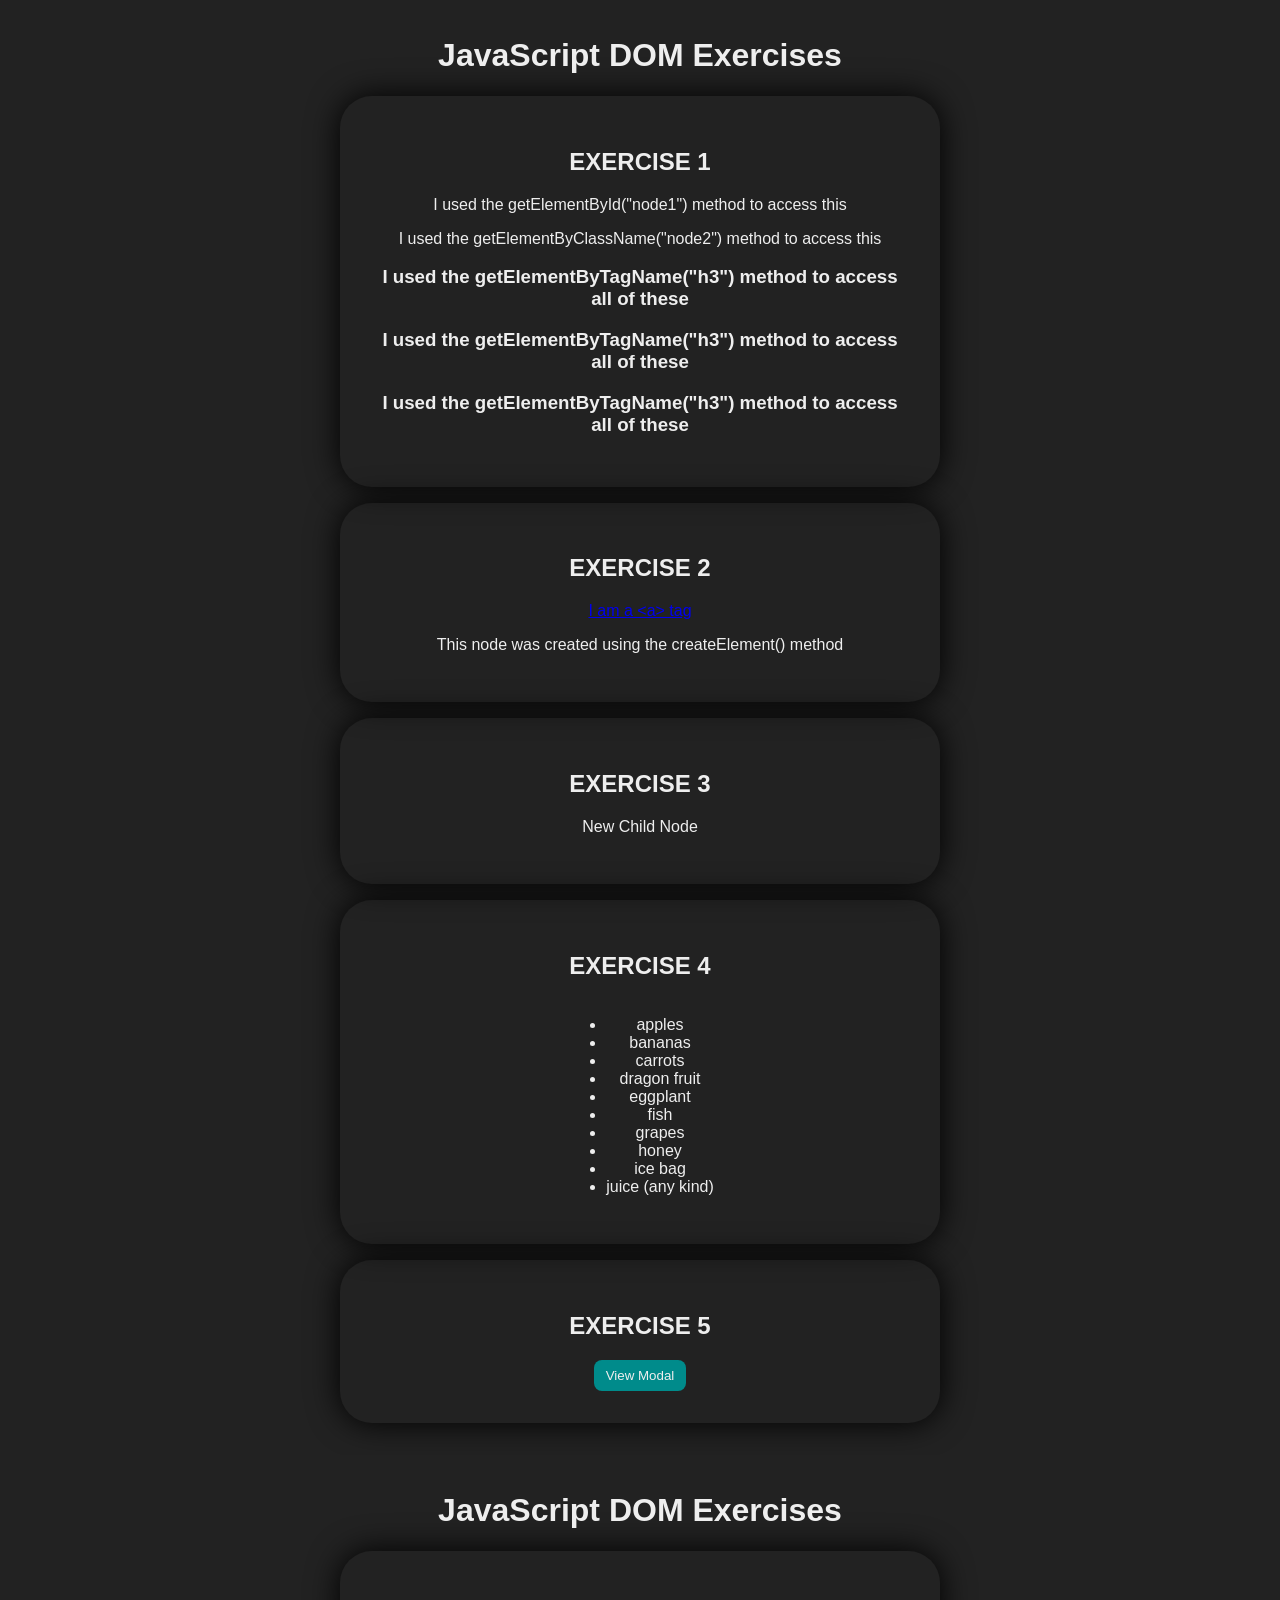
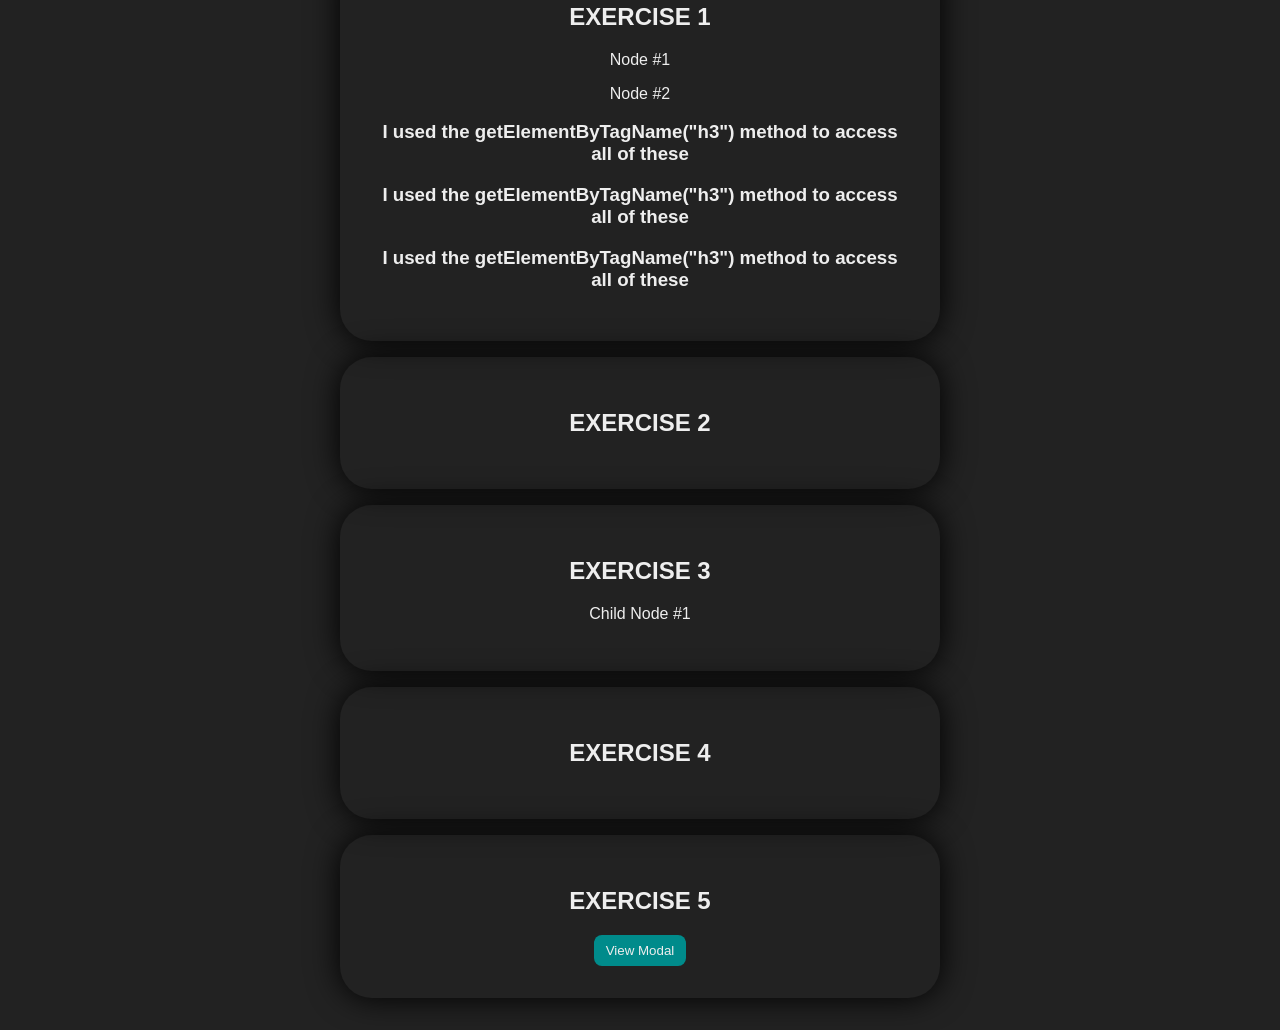
<file: index.html>
<!DOCTYPE html>
<html lang="en">
  <head>
    <meta charset="UTF-8" />
    <meta name="viewport" content="width=device-width, initial-scale=1.0" />
    <title>DOM Exercises</title>
    <link rel="stylesheet" href="styles.css" />
    <script src="main.js" defer></script>
  </head>

  <body>
    <main class="root">
      <h1>JavaScript DOM Exercises</h1>

      <!-- EXERCISE 1 -->
      <div class="exercise-container exercise1">
        <h2>EXERCISE 1</h2>

        <p id="node1">Node #1</p>
        <p class="node2">Node #2</p>

        <h3>Node #3</h3>
        <h3>Node #4</h3>
        <h3>Node #5</h3>
      </div>

      <!-- EXERCISE 2 -->
      <div class="exercise-container exercise2">
        <h2>EXERCISE 2</h2>
        <div id="parent"></div>
      </div>

      <!-- EXERCISE 3 -->
      <div id="exercise-container3" class="exercise-container">
        <h2>EXERCISE 3</h2>
        <p id="N1">Child Node #1</p>
      </div>

      <!-- EXERCISE 4 -->
      <div class="exercise-container exercise4">
        <h2>EXERCISE 4</h2>
        <div id="container"></div>
      </div>

      <!-- EXERCISE 5 -->
      <div class="exercise-container exercise5">
        <h2>EXERCISE 5</h2>
        <button id="btn">View Modal</button>
      </div>
    </main>
  </body>
</html><!DOCTYPE html>
<html lang="en">
  <head>
    <meta charset="UTF-8" />
    <meta name="viewport" content="width=device-width, initial-scale=1.0" />
    <title>DOM Exercises</title>
    <link rel="stylesheet" href="styles.css" />
    <script src="main.js" defer></script>
  </head>

  <body>
    <main class="root">
      <h1>JavaScript DOM Exercises</h1>

      <!-- EXERCISE 1 -->
      <div class="exercise-container exercise1">
        <h2>EXERCISE 1</h2>

        <p id="node1">Node #1</p>
        <p class="node2">Node #2</p>

        <h3>Node #3</h3>
        <h3>Node #4</h3>
        <h3>Node #5</h3>
      </div>

      <!-- EXERCISE 2 -->
      <div class="exercise-container exercise2">
        <h2>EXERCISE 2</h2>
        <div id="parent"></div>
      </div>

      <!-- EXERCISE 3 -->
      <div id="exercise-container3" class="exercise-container">
        <h2>EXERCISE 3</h2>
        <p id="N1">Child Node #1</p>
      </div>

      <!-- EXERCISE 4 -->
      <div class="exercise-container exercise4">
        <h2>EXERCISE 4</h2>
        <div id="container"></div>
      </div>

      <!-- EXERCISE 5 -->
      <div class="exercise-container exercise5">
        <h2>EXERCISE 5</h2>
        <button id="btn">View Modal</button>
      </div>
    </main>
  </body>
</html>
</file>
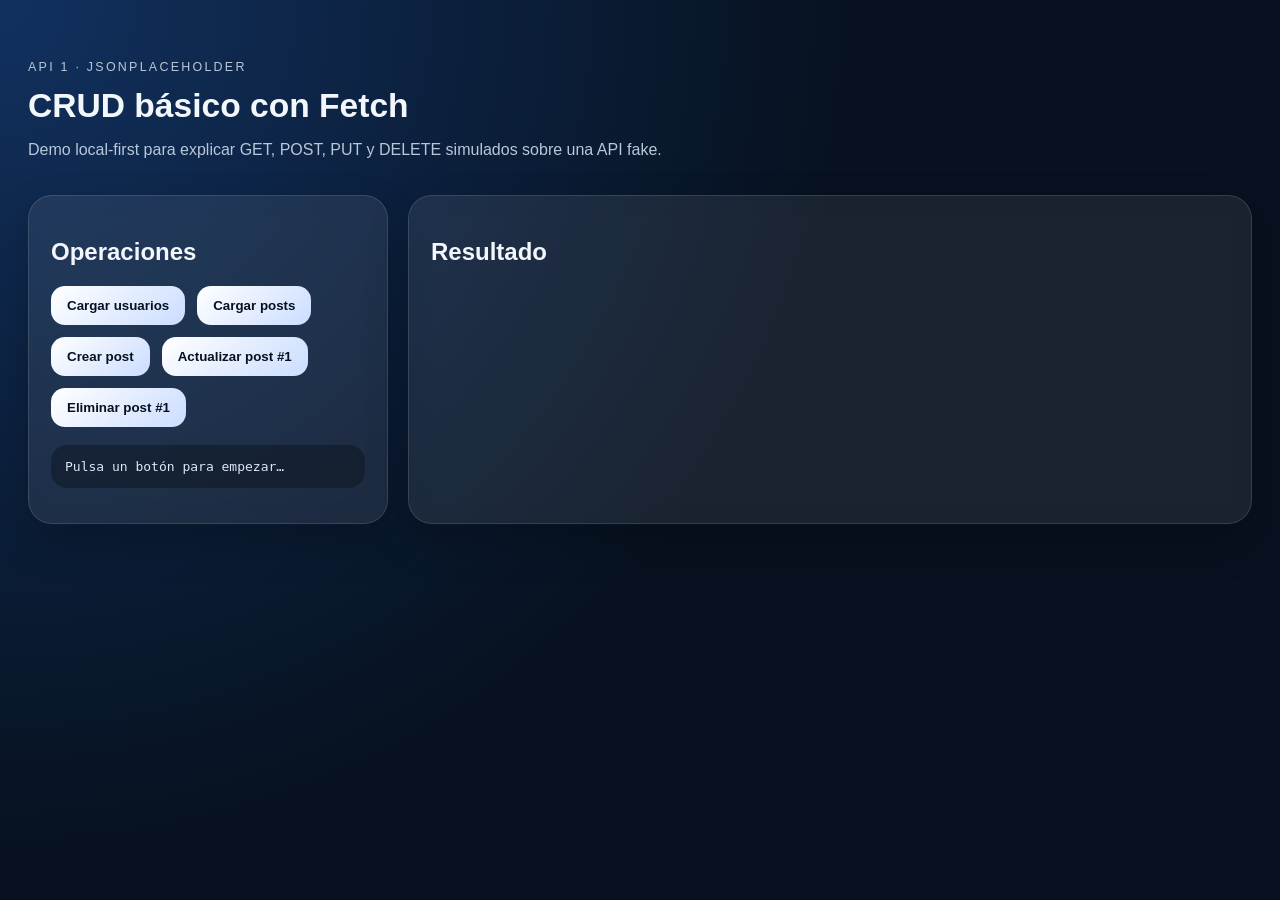
<file: 01-jsonplaceholder/index.html>
<!DOCTYPE html>
<html lang="es">
<head>
  <meta charset="UTF-8" />
  <meta name="viewport" content="width=device-width, initial-scale=1.0" />
  <title>JSONPlaceholder · CRUD básico</title>
  <link rel="stylesheet" href="styles.css" />
</head>
<body>
  <header class="hero">
    <div>
      <p class="eyebrow">API 1 · JSONPlaceholder</p>
      <h1>CRUD básico con Fetch</h1>
      <p>Demo local-first para explicar GET, POST, PUT y DELETE simulados sobre una API fake.</p>
    </div>
  </header>

  <main class="grid">
    <section class="card controls">
      <h2>Operaciones</h2>
      <div class="buttons">
        <button data-action="users">Cargar usuarios</button>
        <button data-action="posts">Cargar posts</button>
        <button data-action="create">Crear post</button>
        <button data-action="update">Actualizar post #1</button>
        <button data-action="delete">Eliminar post #1</button>
      </div>
      <pre id="status" class="status">Pulsa un botón para empezar…</pre>
    </section>

    <section class="card">
      <h2>Resultado</h2>
      <div id="results" class="results"></div>
    </section>
  </main>
  <script src="app.js"></script>
</body>
</html>
</file>
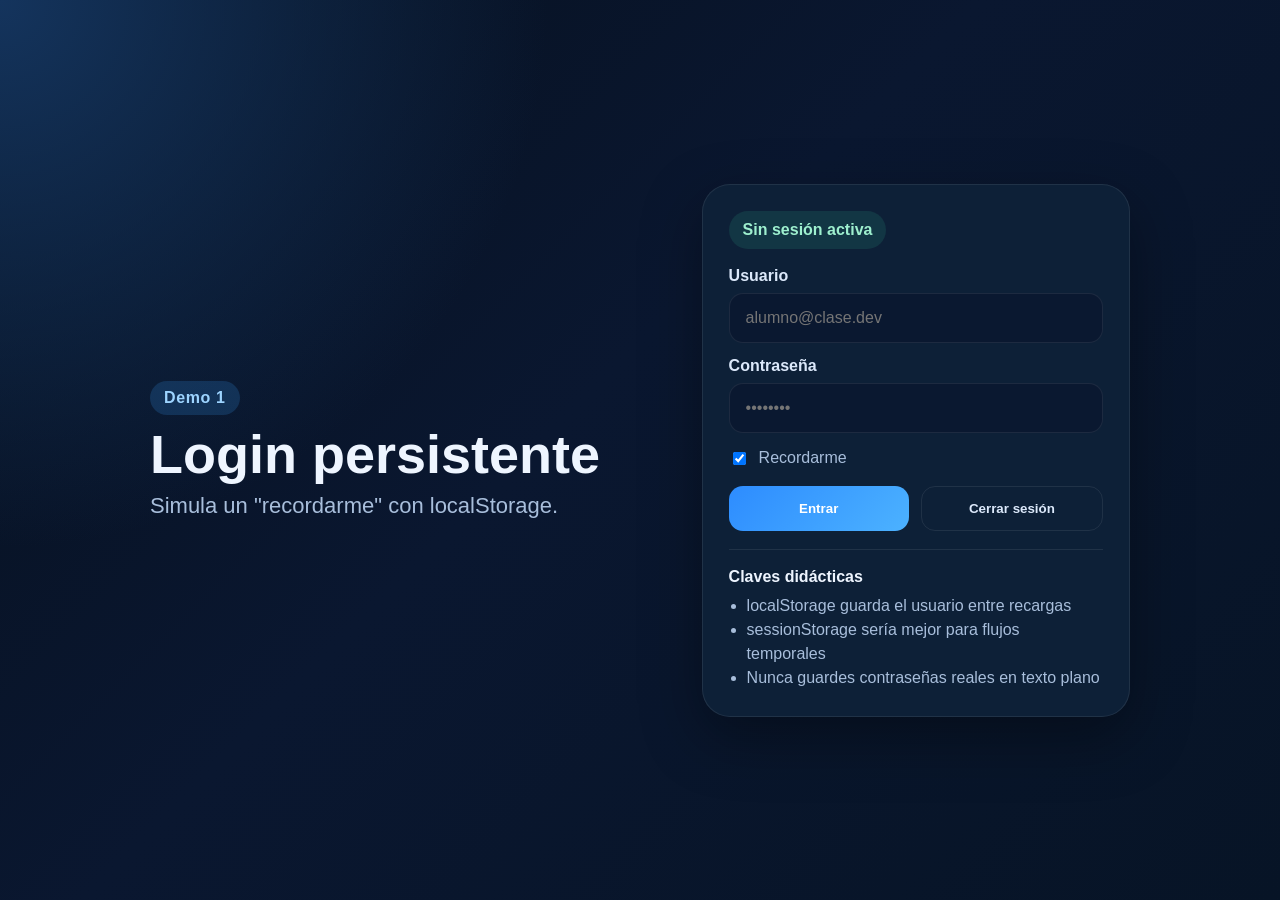
<file: 01-login-persistente/index.html>
<!DOCTYPE html>
<html lang="es">
<head>
  <meta charset="UTF-8" />
  <meta name="viewport" content="width=device-width, initial-scale=1.0" />
  <title>Login persistente</title>
  <link rel="stylesheet" href="style.css" />
</head>
<body>
  <div class="shell">
    <div class="brand">
      <span class="badge">Demo 1</span>
      <h1>Login persistente</h1>
      <p>Simula un "recordarme" con localStorage.</p>
    </div>

    <div class="card">
      <div class="status" id="status">Sin sesión activa</div>
      <form id="loginForm">
        <label>Usuario</label>
        <input id="user" type="text" placeholder="alumno@clase.dev" />
        <label>Contraseña</label>
        <input id="password" type="password" placeholder="••••••••" />
        <label class="row remember"><input id="remember" type="checkbox" checked />Recordarme</label>
        <div class="actions">
          <button type="submit">Entrar</button>
          <button type="button" class="ghost" id="logoutBtn">Cerrar sesión</button>
        </div>
      </form>
      <div class="tip">
        <strong>Claves didácticas</strong>
        <ul>
          <li>localStorage guarda el usuario entre recargas</li>
          <li>sessionStorage sería mejor para flujos temporales</li>
          <li>Nunca guardes contraseñas reales en texto plano</li>
        </ul>
      </div>
    </div>
  </div>
  <script src="app.js"></script>
</body>
</html>
</file>
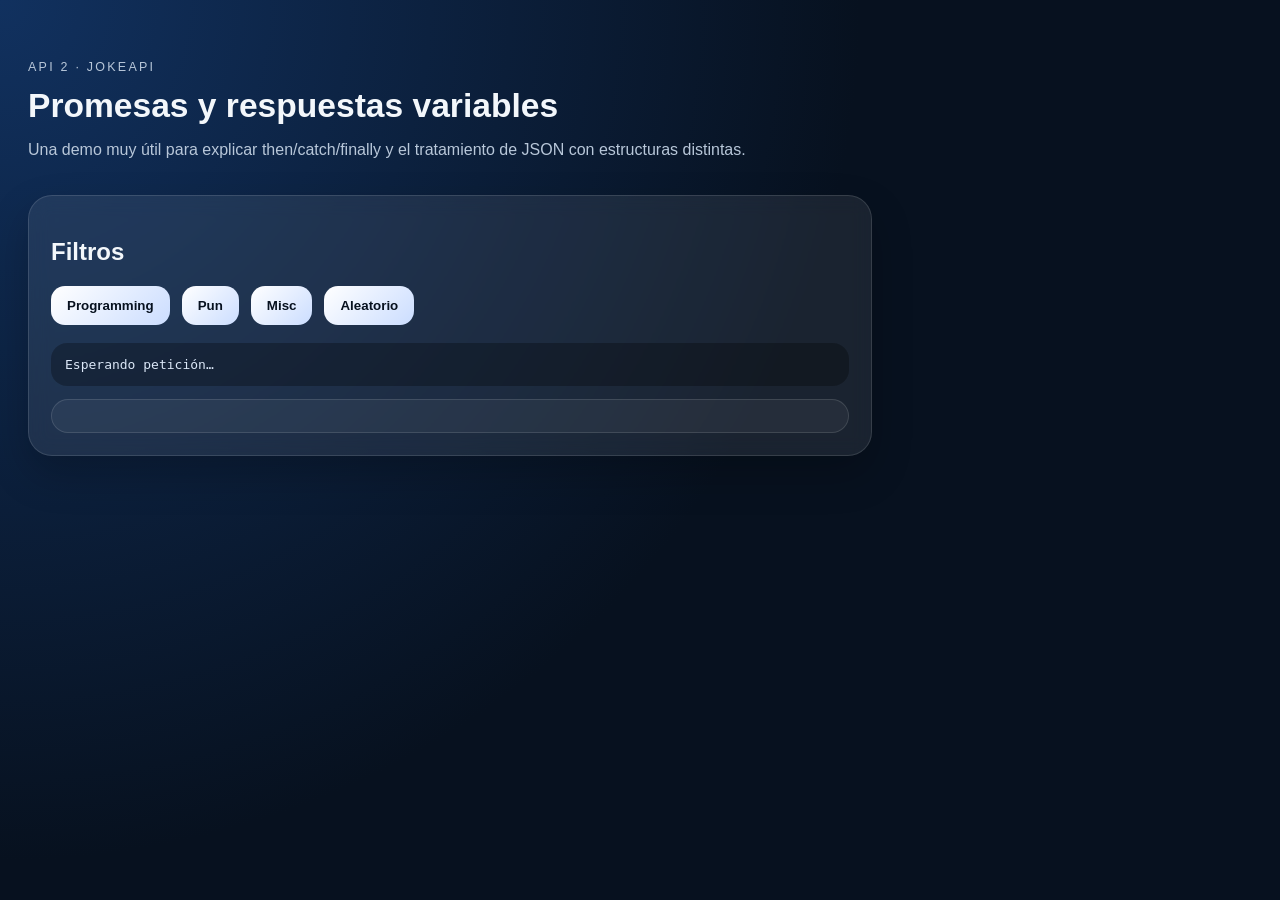
<file: 02-jokeapi/index.html>
<!DOCTYPE html>
<html lang="es">
<head>
  <meta charset="UTF-8" />
  <meta name="viewport" content="width=device-width, initial-scale=1.0" />
  <title>JokeAPI · Promesas</title>
  <link rel="stylesheet" href="styles.css" />
</head>
<body>
  <header class="hero"><div><p class="eyebrow">API 2 · JokeAPI</p><h1>Promesas y respuestas variables</h1><p>Una demo muy útil para explicar then/catch/finally y el tratamiento de JSON con estructuras distintas.</p></div></header>
  <main class="grid single">
    <section class="card controls">
      <h2>Filtros</h2>
      <div class="buttons">
        <button data-category="Programming">Programming</button>
        <button data-category="Pun">Pun</button>
        <button data-category="Misc">Misc</button>
        <button data-category="Any">Aleatorio</button>
      </div>
      <pre id="status" class="status">Esperando petición…</pre>
      <article id="joke" class="joke-box"></article>
    </section>
  </main>
  <script src="app.js"></script>
</body>
</html>
</file>
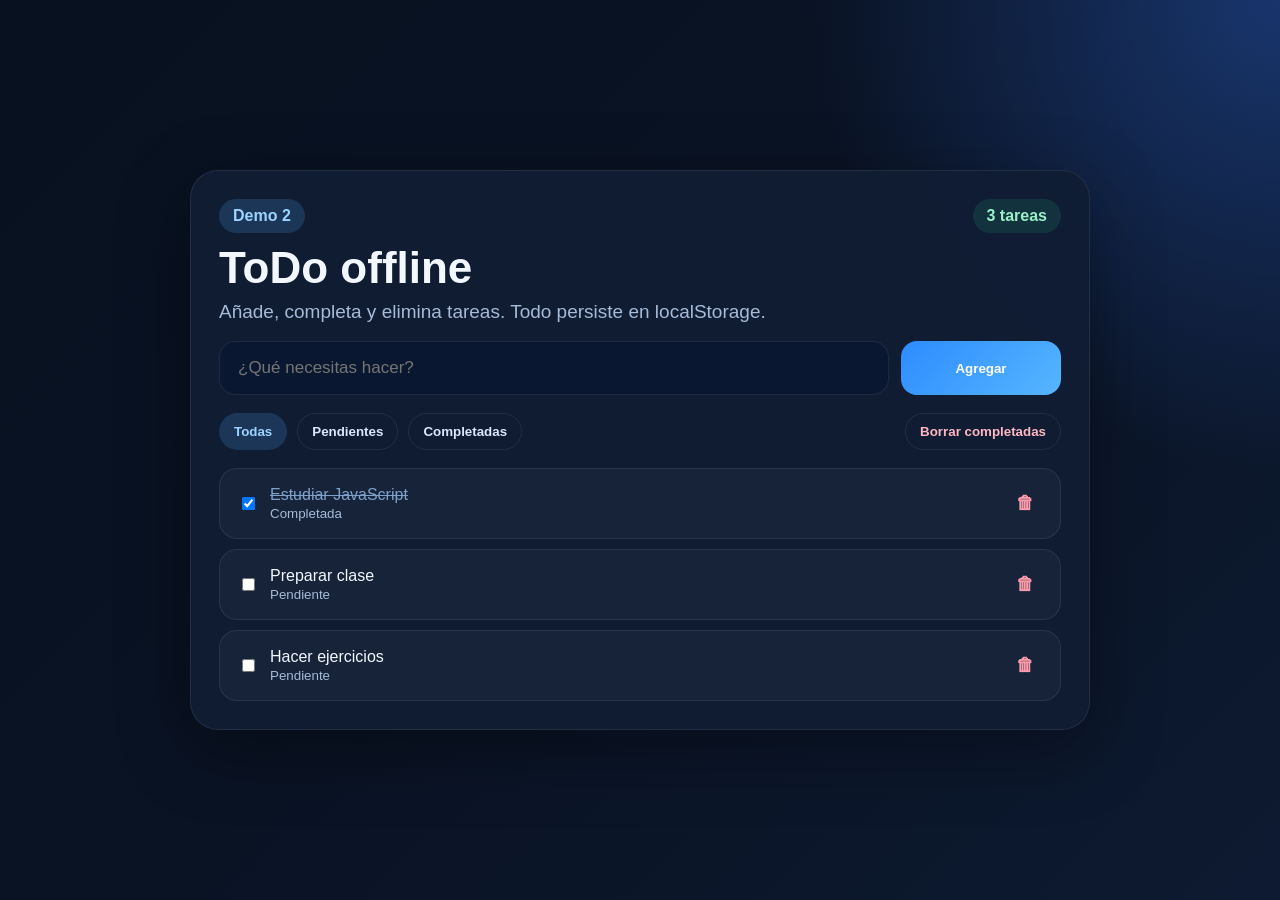
<file: 02-todo-offline/index.html>
<!DOCTYPE html>
<html lang="es">
<head>
  <meta charset="UTF-8" />
  <meta name="viewport" content="width=device-width, initial-scale=1.0" />
  <title>ToDo offline</title>
  <link rel="stylesheet" href="style.css" />
</head>
<body>
  <main class="app">
    <header>
      <div>
        <span class="badge">Demo 2</span>
        <h1>ToDo offline</h1>
        <p>Añade, completa y elimina tareas. Todo persiste en localStorage.</p>
      </div>
      <div class="pill" id="count">0 tareas</div>
    </header>

    <section class="composer">
      <input id="taskInput" type="text" placeholder="¿Qué necesitas hacer?" />
      <button id="addBtn">Agregar</button>
    </section>

    <section class="filters">
      <button class="filter active" data-filter="all">Todas</button>
      <button class="filter" data-filter="pending">Pendientes</button>
      <button class="filter" data-filter="done">Completadas</button>
      <button class="danger" id="clearBtn">Borrar completadas</button>
    </section>

    <ul id="list"></ul>
  </main>
  <script src="app.js"></script>
</body>
</html>
</file>
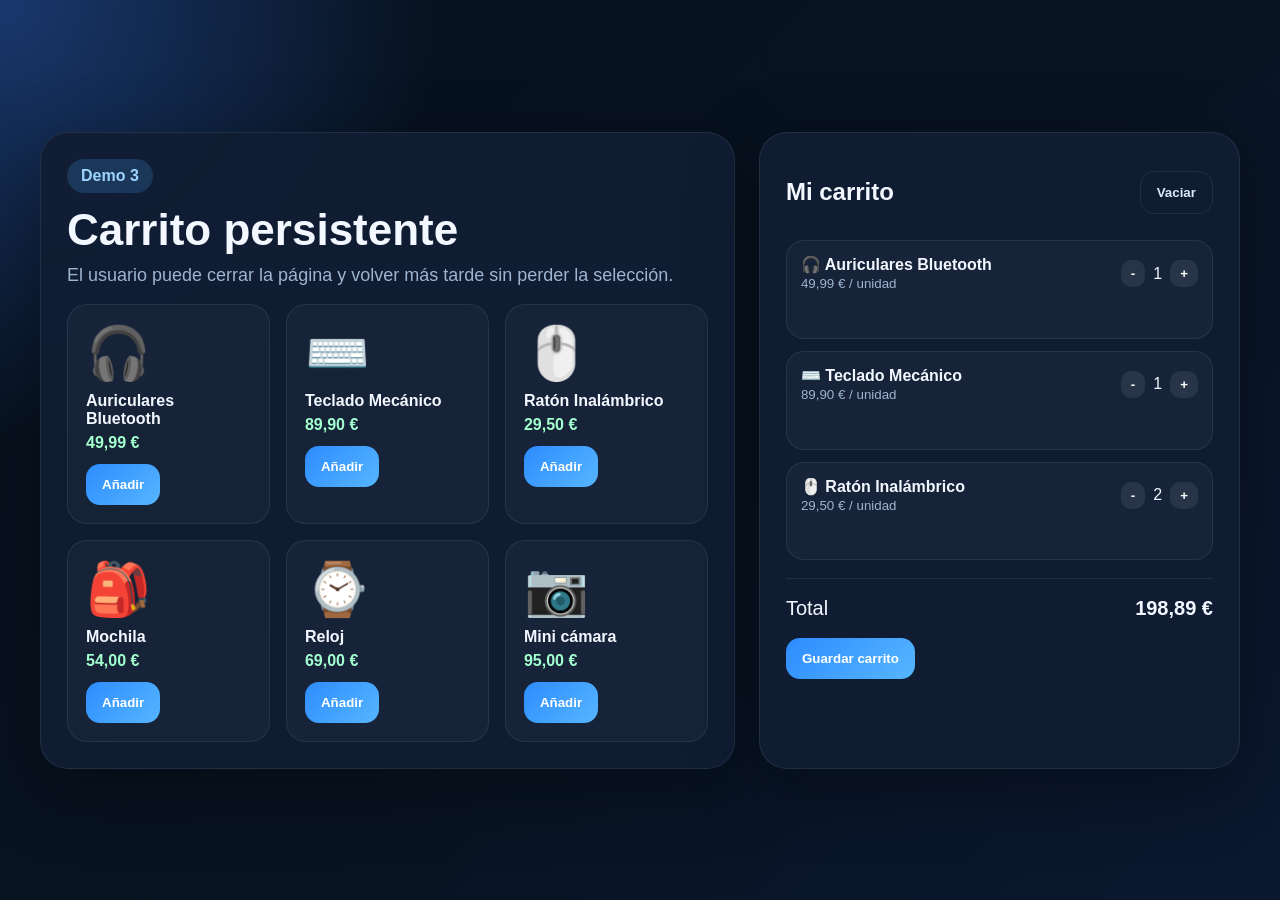
<file: 03-carrito-offline/index.html>
<!DOCTYPE html>
<html lang="es">
<head>
  <meta charset="UTF-8" />
  <meta name="viewport" content="width=device-width, initial-scale=1.0" />
  <title>Carrito persistente</title>
  <link rel="stylesheet" href="style.css" />
</head>
<body>
<div class="shell">
  <section class="catalog">
    <span class="badge">Demo 3</span>
    <h1>Carrito persistente</h1>
    <p>El usuario puede cerrar la página y volver más tarde sin perder la selección.</p>
    <div class="grid" id="products"></div>
  </section>

  <aside class="cart">
    <div class="cart-head">
      <h2>Mi carrito</h2>
      <button id="clearBtn" class="ghost">Vaciar</button>
    </div>
    <div id="cartItems" class="cart-items"></div>
    <div class="summary">
      <span>Total</span>
      <strong id="total">0.00 €</strong>
    </div>
    <button id="saveBtn">Guardar carrito</button>
  </aside>
</div>
<script src="app.js"></script>
</body>
</html>
</file>
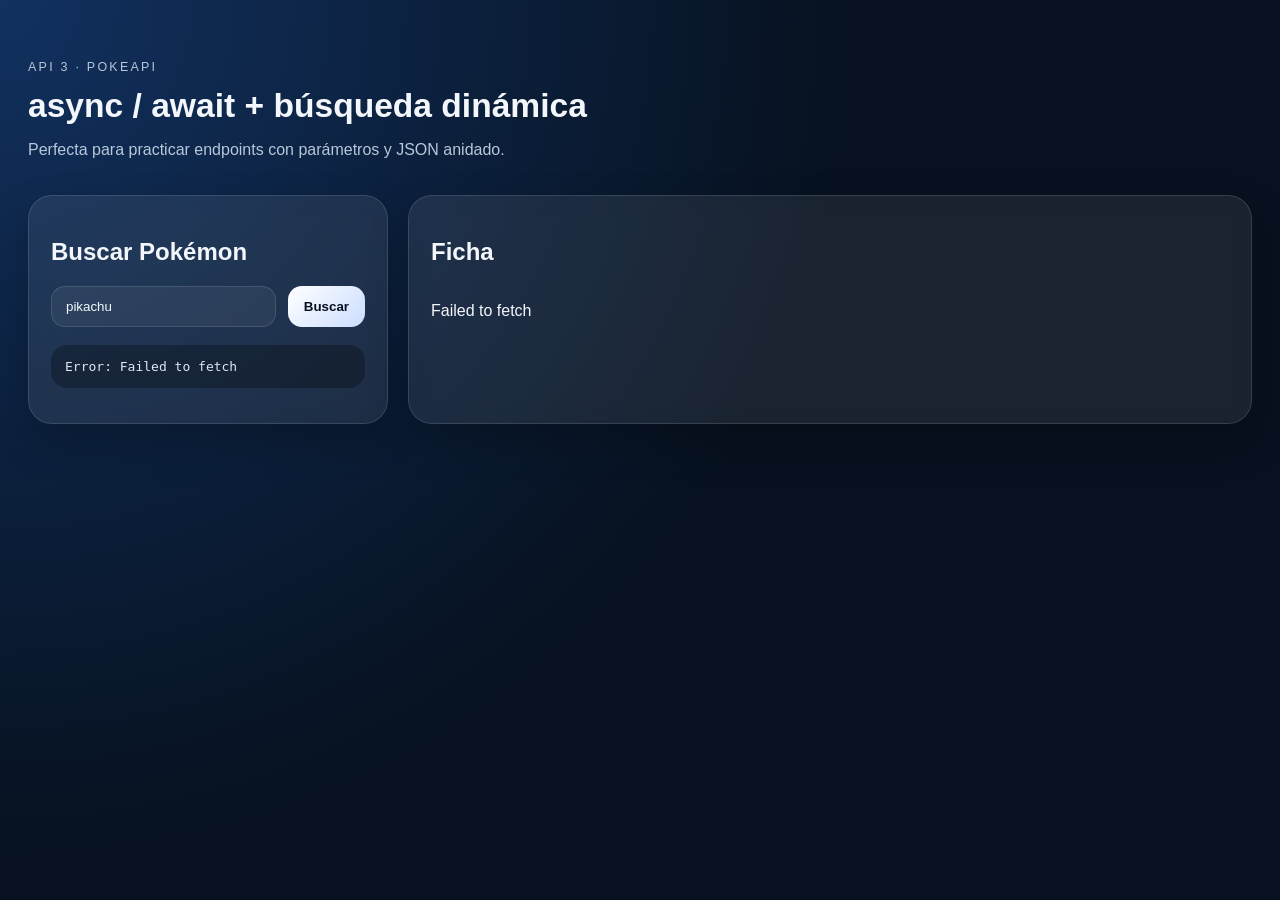
<file: 03-pokeapi/index.html>
<!DOCTYPE html>
<html lang="es">
<head>
  <meta charset="UTF-8" />
  <meta name="viewport" content="width=device-width, initial-scale=1.0" />
  <title>PokeAPI · async/await</title>
  <link rel="stylesheet" href="styles.css" />
</head>
<body>
  <header class="hero"><div><p class="eyebrow">API 3 · PokeAPI</p><h1>async / await + búsqueda dinámica</h1><p>Perfecta para practicar endpoints con parámetros y JSON anidado.</p></div></header>
  <main class="grid">
    <section class="card controls">
      <h2>Buscar Pokémon</h2>
      <div class="search-row">
        <input id="name" placeholder="pikachu, charmander, ditto…" value="pikachu" />
        <button id="search">Buscar</button>
      </div>
      <pre id="status" class="status">Introduce un nombre y pulsa buscar.</pre>
    </section>
    <section class="card"><h2>Ficha</h2><div id="pokemon" class="pokemon"></div></section>
  </main>
  <script src="app.js"></script>
</body>
</html>
</file>
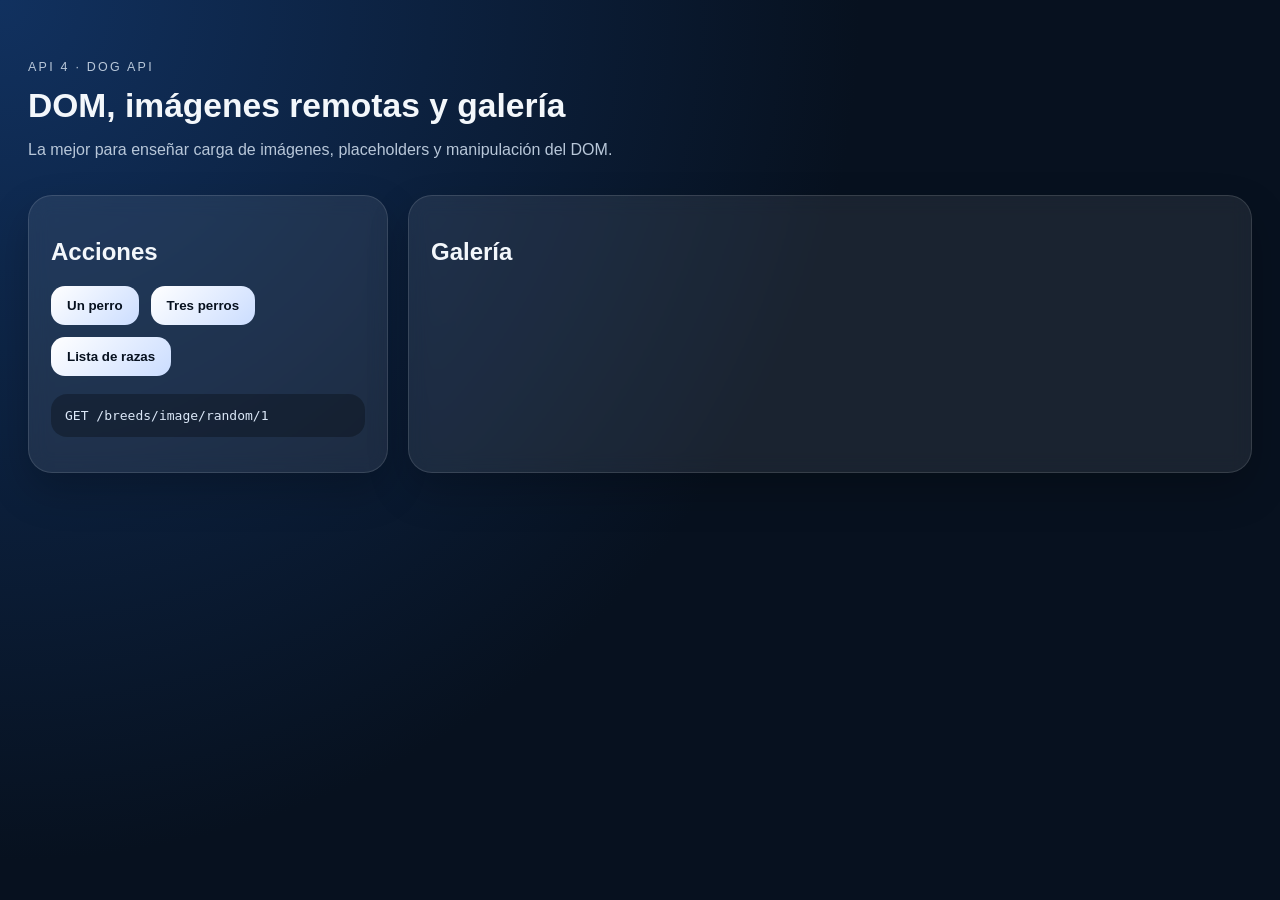
<file: 04-dog-api/index.html>
<!DOCTYPE html>
<html lang="es">
<head>
  <meta charset="UTF-8" />
  <meta name="viewport" content="width=device-width, initial-scale=1.0" />
  <title>Dog API · Imágenes</title>
  <link rel="stylesheet" href="styles.css" />
</head>
<body>
  <header class="hero"><div><p class="eyebrow">API 4 · Dog API</p><h1>DOM, imágenes remotas y galería</h1><p>La mejor para enseñar carga de imágenes, placeholders y manipulación del DOM.</p></div></header>
  <main class="grid">
    <section class="card controls">
      <h2>Acciones</h2>
      <div class="buttons">
        <button id="one">Un perro</button>
        <button id="three">Tres perros</button>
        <button id="breed">Lista de razas</button>
      </div>
      <pre id="status" class="status">Sin peticiones todavía.</pre>
    </section>
    <section class="card"><h2>Galería</h2><div id="gallery" class="gallery"></div></section>
  </main>
  <script src="app.js"></script>
</body>
</html>
</file>
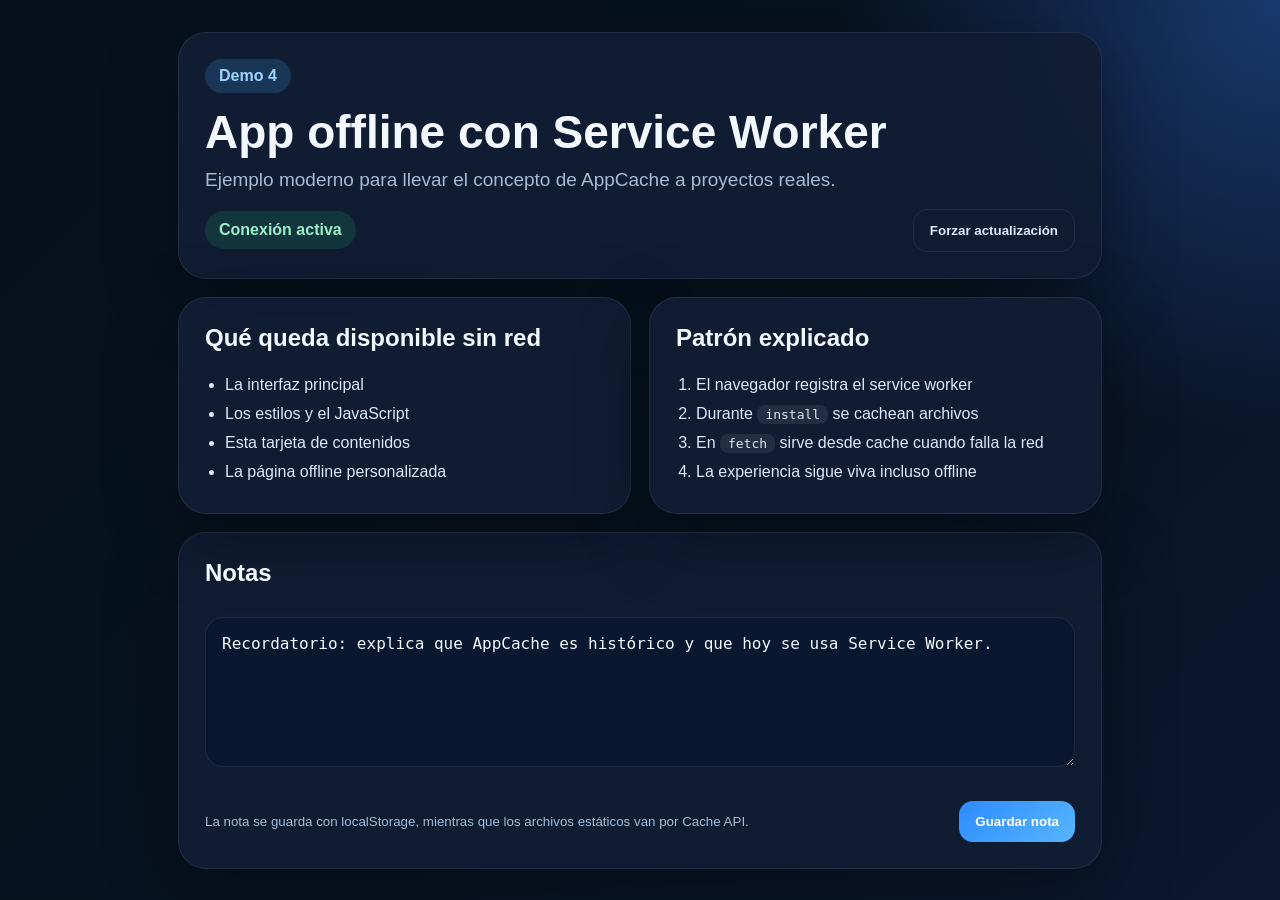
<file: 04-pwa-basica/index.html>
<!DOCTYPE html>
<html lang="es">
<head>
  <meta charset="UTF-8" />
  <meta name="viewport" content="width=device-width, initial-scale=1.0" />
  <title>PWA básica offline</title>
  <meta name="theme-color" content="#0f172a">
  <link rel="manifest" href="manifest.webmanifest">
  <link rel="stylesheet" href="style.css" />
</head>
<body>
  <main class="app">
    <header class="hero">
      <span class="badge">Demo 4</span>
      <h1>App offline con Service Worker</h1>
      <p>Ejemplo moderno para llevar el concepto de AppCache a proyectos reales.</p>
      <div class="hero-actions">
        <span id="networkStatus" class="pill online">Conexión activa</span>
        <button id="cacheBtn" class="ghost">Forzar actualización</button>
      </div>
    </header>

    <section class="grid">
      <article class="panel">
        <h2>Qué queda disponible sin red</h2>
        <ul>
          <li>La interfaz principal</li>
          <li>Los estilos y el JavaScript</li>
          <li>Esta tarjeta de contenidos</li>
          <li>La página offline personalizada</li>
        </ul>
      </article>
      <article class="panel">
        <h2>Patrón explicado</h2>
        <ol>
          <li>El navegador registra el service worker</li>
          <li>Durante <code>install</code> se cachean archivos</li>
          <li>En <code>fetch</code> sirve desde cache cuando falla la red</li>
          <li>La experiencia sigue viva incluso offline</li>
        </ol>
      </article>
    </section>

    <section class="panel notes">
      <h2>Notas</h2>
      <textarea id="notes" placeholder="Escribe una nota rápida. También se guarda."></textarea>
      <div class="row">
        <small>La nota se guarda con localStorage, mientras que los archivos estáticos van por Cache API.</small>
        <button id="saveNoteBtn">Guardar nota</button>
      </div>
    </section>
  </main>
  <script src="app.js"></script>
</body>
</html>
</file>
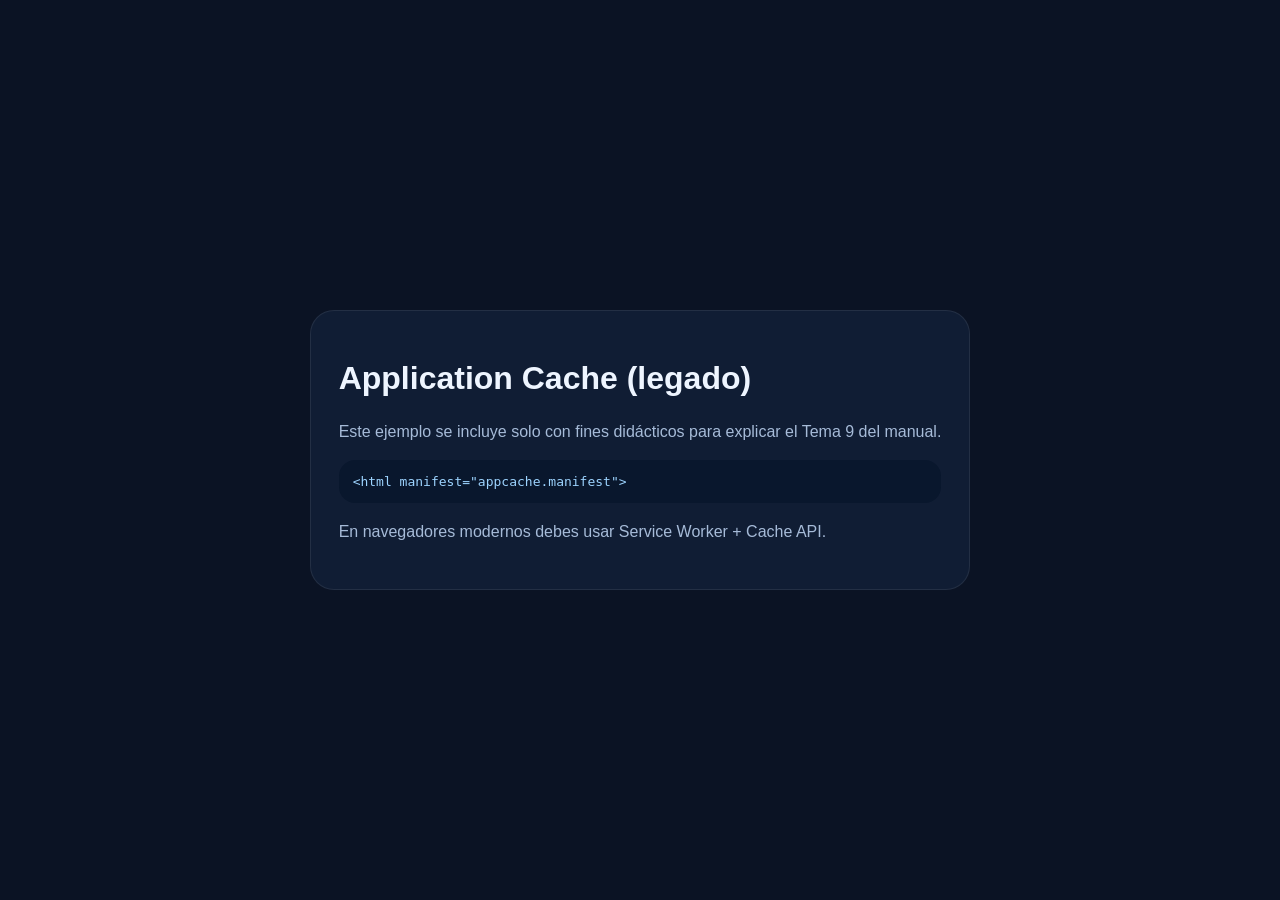
<file: 05-appcache-legado/index.html>
<!DOCTYPE html>
<html lang="es" manifest="appcache.manifest">
<head>
  <meta charset="UTF-8" />
  <title>Ejemplo legado AppCache</title>
  <link rel="stylesheet" href="style.css" />
</head>
<body>
  <main>
    <h1>Application Cache (legado)</h1>
    <p>Este ejemplo se incluye solo con fines didácticos para explicar el Tema 9 del manual.</p>
    <pre>&lt;html manifest="appcache.manifest"&gt;</pre>
    <p>En navegadores modernos debes usar Service Worker + Cache API.</p>
  </main>
</body>
</html>
</file>
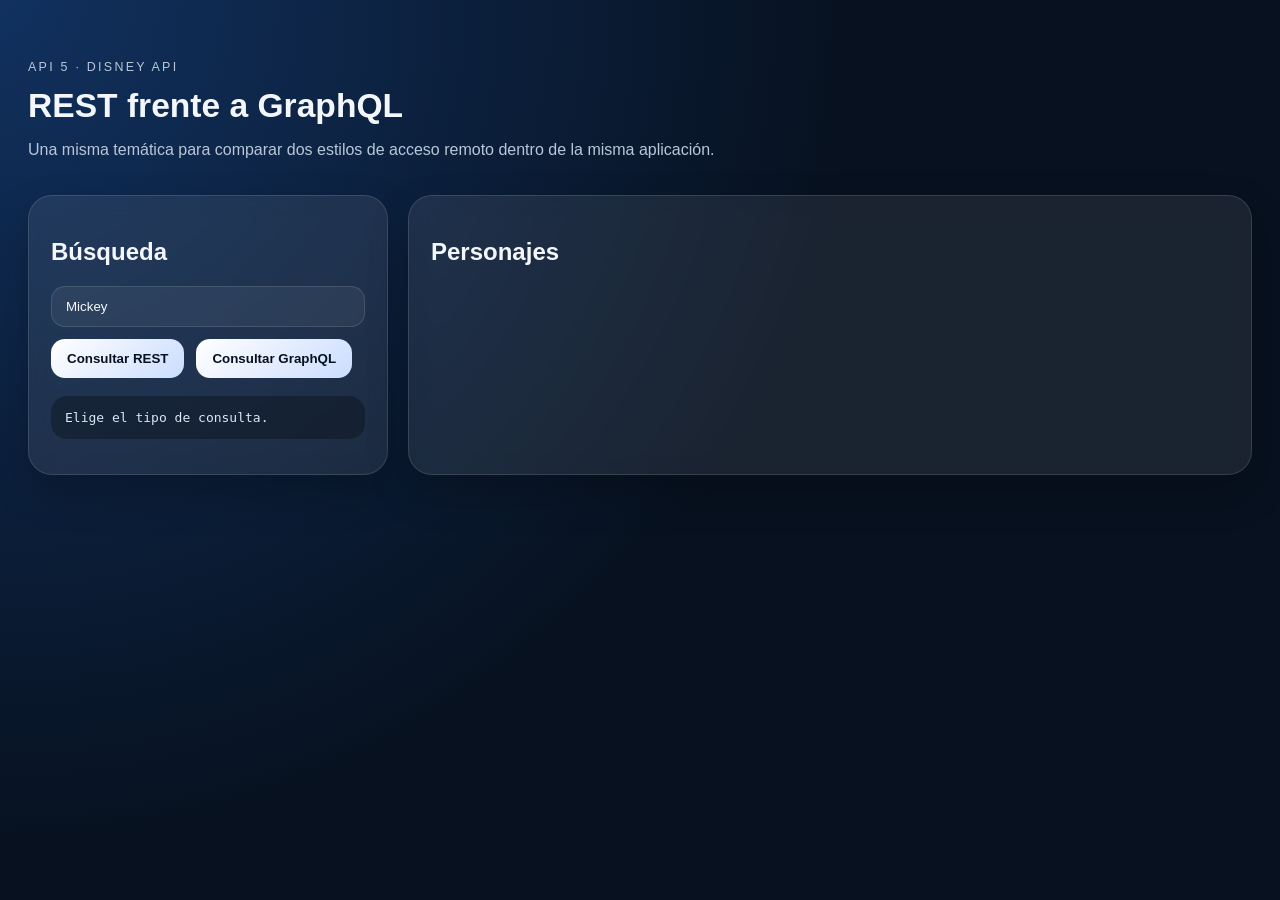
<file: 05-disney-api/index.html>
<!DOCTYPE html>
<html lang="es">
<head>
  <meta charset="UTF-8" />
  <meta name="viewport" content="width=device-width, initial-scale=1.0" />
  <title>Disney API · REST y GraphQL</title>
  <link rel="stylesheet" href="styles.css" />
</head>
<body>
  <header class="hero"><div><p class="eyebrow">API 5 · Disney API</p><h1>REST frente a GraphQL</h1><p>Una misma temática para comparar dos estilos de acceso remoto dentro de la misma aplicación.</p></div></header>
  <main class="grid">
    <section class="card controls">
      <h2>Búsqueda</h2>
      <div class="search-row">
        <input id="term" placeholder="Mickey, Elsa, Stitch…" value="Mickey" />
        <button id="rest">Consultar REST</button>
        <button id="graphql">Consultar GraphQL</button>
      </div>
      <pre id="status" class="status">Elige el tipo de consulta.</pre>
    </section>
    <section class="card"><h2>Personajes</h2><div id="characters" class="results"></div></section>
  </main>
  <script src="app.js"></script>
</body>
</html>
</file>
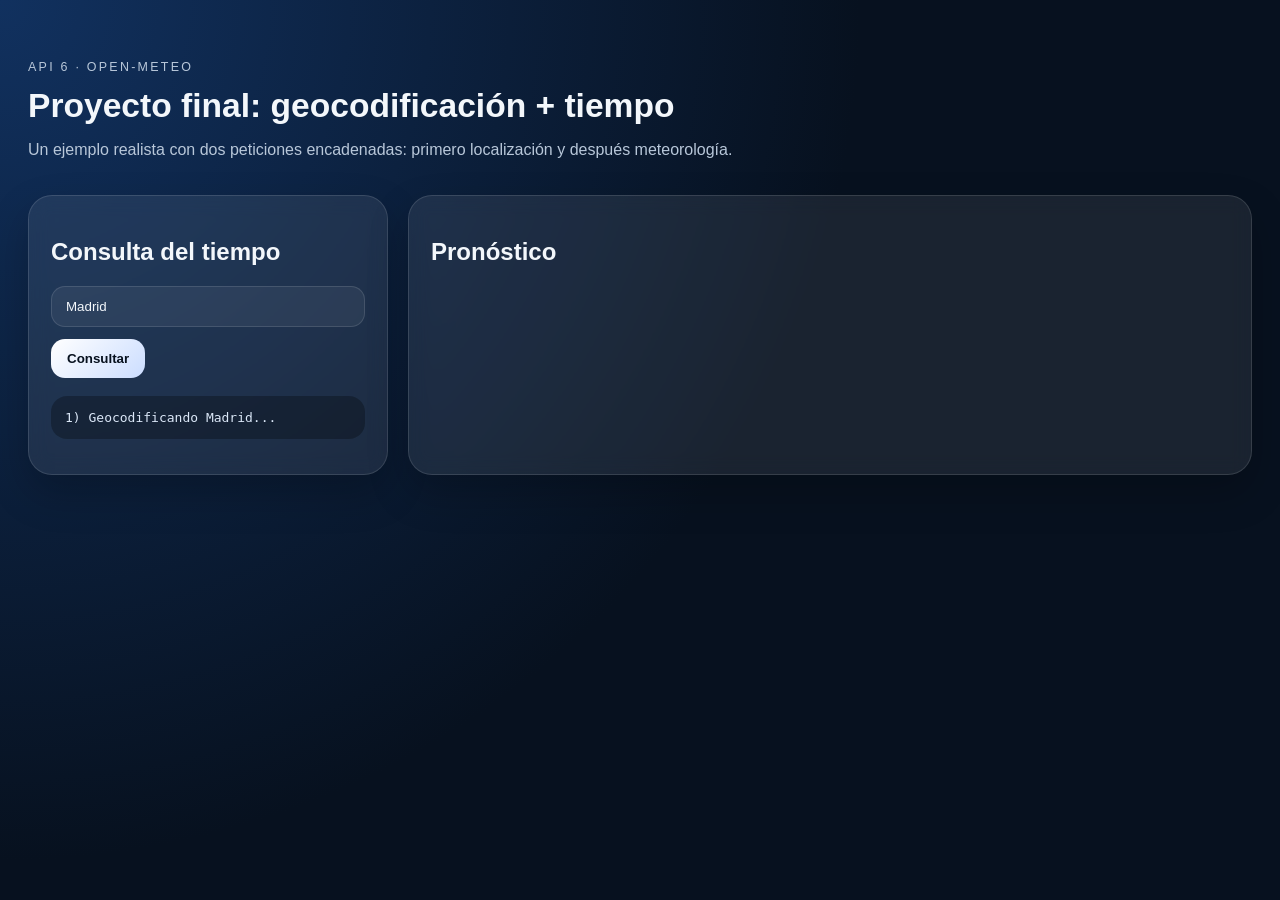
<file: 06-open-meteo/index.html>
<!DOCTYPE html>
<html lang="es">
<head>
  <meta charset="UTF-8" />
  <meta name="viewport" content="width=device-width, initial-scale=1.0" />
  <title>Open-Meteo · Proyecto final</title>
  <link rel="stylesheet" href="styles.css" />
</head>
<body>
  <header class="hero"><div><p class="eyebrow">API 6 · Open-Meteo</p><h1>Proyecto final: geocodificación + tiempo</h1><p>Un ejemplo realista con dos peticiones encadenadas: primero localización y después meteorología.</p></div></header>
  <main class="grid">
    <section class="card controls">
      <h2>Consulta del tiempo</h2>
      <div class="search-row">
        <input id="city" placeholder="Madrid, Zaragoza, Valencia…" value="Madrid" />
        <button id="weather">Consultar</button>
      </div>
      <pre id="status" class="status">Introduce una ciudad para empezar.</pre>
    </section>
    <section class="card"><h2>Pronóstico</h2><div id="forecast" class="forecast"></div></section>
  </main>
  <script src="app.js"></script>
</body>
</html>
</file>
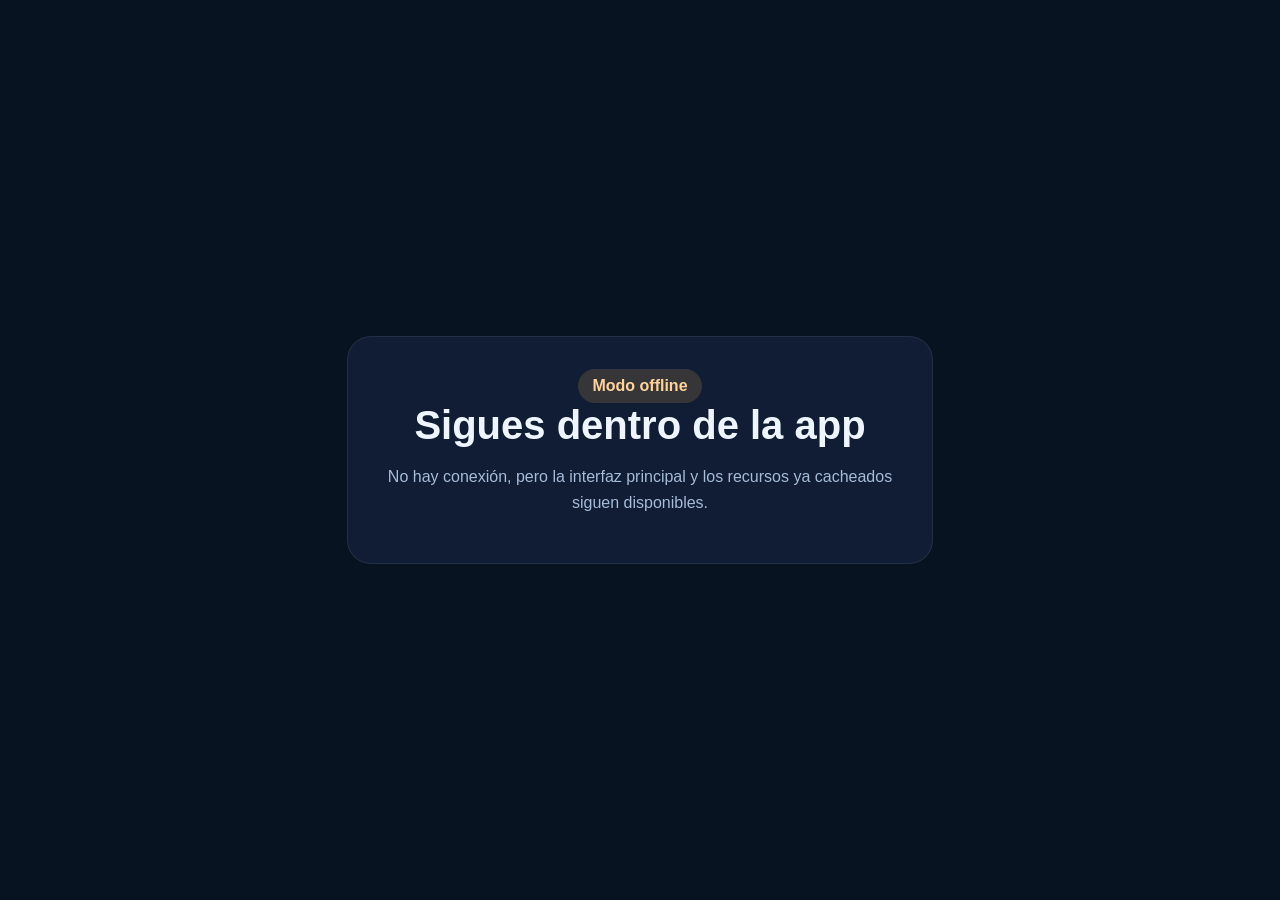
<file: 04-pwa-basica/offline.html>
<!DOCTYPE html>
<html lang="es">
<head>
  <meta charset="UTF-8" />
  <meta name="viewport" content="width=device-width, initial-scale=1.0" />
  <title>Offline</title>
  <style>
    body{margin:0;min-height:100vh;display:grid;place-items:center;background:#081321;color:#eef5ff;font-family:Segoe UI,Arial,sans-serif}
    .card{max-width:520px;margin:20px;padding:32px;border-radius:24px;background:#101d34;border:1px solid rgba(255,255,255,.08);text-align:center}
    h1{font-size:40px;margin:0 0 12px}.pill{display:inline-block;padding:8px 14px;border-radius:999px;background:rgba(255,179,71,.16);color:#ffd39a;font-weight:700}
    p{color:#a6bbd8;line-height:1.6}
  </style>
</head>
<body>
  <div class="card">
    <div class="pill">Modo offline</div>
    <h1>Sigues dentro de la app</h1>
    <p>No hay conexión, pero la interfaz principal y los recursos ya cacheados siguen disponibles.</p>
  </div>
</body>
</html>
</file>
<file: styles.css>
* {
  box-sizing: border-box;
}

html {
  font-family: -apple-system, BlinkMacSystemFont, "Segoe UI", Roboto, Oxygen,
    Ubuntu, Cantarell, "Open Sans", "Helvetica Neue", sans-serif;
  color: #eee;
}

html,
body {
  margin: 0;
}

#modal {
  position: fixed;
  top: 0;
  left: 0;
  width: 100vw;
  height: 100vh;
  background-color: rgba(0, 0, 0, 0.7);
  z-index: 10;
  display: flex;
  justify-content: center;
  align-items: center;
}

.modal-card {
  padding: 3rem;
  background-color: white;
  border-radius: 10px;
  color: #000014;
}

.root {
  text-align: center;
  min-height: 100vh;
  background-color: #222;
  padding: 1rem;
}

/*--------------- EXERCISE ---------------- */
.exercise-container {
  text-align: center;
  margin: 1rem auto;
  border-radius: 2rem;
  padding: 2rem;
  box-shadow: 0 0 2rem #000;
  max-width: 600px;
  width: 100%;
}

.exercise4 {
  display: flex;
  flex-direction: column;
  justify-content: center;
  align-items: center;
}

#btn {
  padding: 0.5rem 0.75rem;
  border: none;
  border-radius: 0.5rem;
  color: inherit;
  background-color: darkcyan;
  cursor: pointer;
}
</file>
<file: 01-jsonplaceholder/styles.css>
:root {
  --bg: #07111f;
  --panel: rgba(255,255,255,0.08);
  --border: rgba(255,255,255,0.12);
  --text: #f3f7fb;
  --muted: #b8c7d9;
  --accent: #88b8ff;
  --ok: #173d2d;
  --warn: #492127;
}
* { box-sizing: border-box; }
body {
  margin: 0;
  font-family: Inter, Arial, sans-serif;
  background: radial-gradient(circle at top left, #11315f, #07111f 55%);
  color: var(--text);
  min-height: 100vh;
}
.hero {
  padding: 48px 28px 20px;
}
.hero h1 { margin: 0 0 10px; font-size: 2.1rem; }
.hero p { max-width: 860px; color: var(--muted); }
.eyebrow { text-transform: uppercase; letter-spacing: .18em; font-size: .78rem; color: var(--accent); }
.grid {
  display: grid;
  grid-template-columns: 360px 1fr;
  gap: 20px;
  padding: 0 28px 28px;
}
.grid.single { grid-template-columns: 1fr; max-width: 900px; }
.card {
  background: var(--panel);
  border: 1px solid var(--border);
  border-radius: 24px;
  padding: 22px;
  backdrop-filter: blur(10px);
  box-shadow: 0 18px 40px rgba(0,0,0,.22);
}
.buttons, .search-row {
  display: flex;
  gap: 12px;
  flex-wrap: wrap;
}
button {
  border: 0;
  border-radius: 14px;
  background: linear-gradient(135deg, #ffffff, #cbddff);
  color: #07111f;
  font-weight: 700;
  padding: 12px 16px;
  cursor: pointer;
}
input {
  flex: 1;
  min-width: 220px;
  border-radius: 14px;
  border: 1px solid var(--border);
  background: rgba(255,255,255,.06);
  color: var(--text);
  padding: 12px 14px;
}
.status {
  margin-top: 18px;
  border-radius: 16px;
  padding: 14px;
  background: rgba(0,0,0,.28);
  color: #dce8f8;
  white-space: pre-wrap;
}
.results, .gallery, .forecast, .pokemon { display: grid; gap: 14px; }
.results { grid-template-columns: repeat(auto-fit, minmax(220px, 1fr)); }
.item, .joke-box, .weather-card, .poke-card {
  background: rgba(255,255,255,.05);
  border: 1px solid var(--border);
  border-radius: 18px;
  padding: 16px;
}
.item.success { background: rgba(22, 78, 46, .55); }
.item.danger { background: rgba(104, 31, 41, .55); }
.item img, .gallery img, .poke-card img {
  width: 100%;
  border-radius: 14px;
  margin-top: 10px;
  object-fit: cover;
}
.gallery { grid-template-columns: repeat(auto-fit, minmax(180px, 1fr)); }
.gallery img { aspect-ratio: 1 / 1; }
.breed-list { display: flex; flex-wrap: wrap; gap: 10px; }
.breed-list span {
  background: rgba(255,255,255,.08);
  border: 1px solid var(--border);
  padding: 8px 12px;
  border-radius: 999px;
}
.poke-card {
  display: grid;
  grid-template-columns: 220px 1fr;
  gap: 18px;
  align-items: center;
}
.weather-grid {
  display: grid;
  grid-template-columns: repeat(3, 1fr);
  gap: 12px;
}
@media (max-width: 880px) {
  .grid { grid-template-columns: 1fr; }
  .poke-card, .weather-grid { grid-template-columns: 1fr; }
}
</file>
<file: 01-login-persistente/style.css>
:root{
  --bg:#071426;
  --panel:#0f2239;
  --panel-2:#132a46;
  --line:rgba(255,255,255,.08);
  --txt:#eef5ff;
  --muted:#a8bedb;
  --accent:#3ba0ff;
  --green:#38d39f;
  --danger:#ff5a73;
}
*{box-sizing:border-box}
body{
  margin:0;
  font-family:Segoe UI,Arial,sans-serif;
  min-height:100vh;
  background:radial-gradient(circle at top left,#14345d,transparent 35%),linear-gradient(135deg,#06101e,#0a1730 45%,#071426);
  color:var(--txt);
  display:grid;
  place-items:center;
}
.shell{
  width:min(980px,92vw);
  display:grid;
  grid-template-columns: 1.1fr .9fr;
  gap:28px;
  align-items:center;
}
.brand h1{
  font-size:54px; line-height:1; margin:12px 0 12px;
}
.brand p{font-size:22px; color:var(--muted); max-width:420px; margin:0}
.badge{
  display:inline-block;
  padding:8px 14px;
  border-radius:999px;
  background:rgba(59,160,255,.18);
  color:#9dd4ff;
  font-weight:700;
  letter-spacing:.04em;
}
.card{
  background:rgba(15,34,57,.92);
  border:1px solid var(--line);
  border-radius:28px;
  padding:26px;
  box-shadow:0 20px 60px rgba(0,0,0,.35);
  backdrop-filter: blur(10px);
}
.status{
  display:inline-block;
  padding:10px 14px;
  border-radius:999px;
  background:rgba(56,211,159,.12);
  color:#9ef0cf;
  margin-bottom:18px;
  font-weight:600;
}
label{
  display:block;
  margin-bottom:8px;
  color:#dce9fb;
  font-weight:600;
}
input[type=text], input[type=password]{
  width:100%;
  padding:15px 16px;
  margin-bottom:14px;
  border-radius:14px;
  border:1px solid var(--line);
  background:#0a1830;
  color:var(--txt);
  font-size:16px;
}
.row{display:flex; align-items:center; gap:10px}
.remember{margin:2px 0 18px; color:var(--muted); font-weight:500}
.actions{display:flex; gap:12px; margin-bottom:18px}
button{
  border:0; border-radius:14px; padding:14px 18px;
  background:linear-gradient(135deg,#2d8cff,#4cb2ff);
  color:white; font-weight:700; cursor:pointer; flex:1;
}
button.ghost{background:transparent; border:1px solid var(--line); color:#dce9fb}
.tip{
  border-top:1px solid var(--line);
  padding-top:18px;
}
.tip strong{display:block; margin-bottom:8px}
.tip ul{margin:0; padding-left:18px; color:var(--muted); line-height:1.5}
@media (max-width: 850px){
  .shell{grid-template-columns:1fr}
  .brand h1{font-size:40px}
  .brand p{font-size:18px}
}
</file>
<file: 02-jokeapi/styles.css>
:root {
  --bg: #07111f;
  --panel: rgba(255,255,255,0.08);
  --border: rgba(255,255,255,0.12);
  --text: #f3f7fb;
  --muted: #b8c7d9;
  --accent: #88b8ff;
  --ok: #173d2d;
  --warn: #492127;
}
* { box-sizing: border-box; }
body {
  margin: 0;
  font-family: Inter, Arial, sans-serif;
  background: radial-gradient(circle at top left, #11315f, #07111f 55%);
  color: var(--text);
  min-height: 100vh;
}
.hero {
  padding: 48px 28px 20px;
}
.hero h1 { margin: 0 0 10px; font-size: 2.1rem; }
.hero p { max-width: 860px; color: var(--muted); }
.eyebrow { text-transform: uppercase; letter-spacing: .18em; font-size: .78rem; color: var(--accent); }
.grid {
  display: grid;
  grid-template-columns: 360px 1fr;
  gap: 20px;
  padding: 0 28px 28px;
}
.grid.single { grid-template-columns: 1fr; max-width: 900px; }
.card {
  background: var(--panel);
  border: 1px solid var(--border);
  border-radius: 24px;
  padding: 22px;
  backdrop-filter: blur(10px);
  box-shadow: 0 18px 40px rgba(0,0,0,.22);
}
.buttons, .search-row {
  display: flex;
  gap: 12px;
  flex-wrap: wrap;
}
button {
  border: 0;
  border-radius: 14px;
  background: linear-gradient(135deg, #ffffff, #cbddff);
  color: #07111f;
  font-weight: 700;
  padding: 12px 16px;
  cursor: pointer;
}
input {
  flex: 1;
  min-width: 220px;
  border-radius: 14px;
  border: 1px solid var(--border);
  background: rgba(255,255,255,.06);
  color: var(--text);
  padding: 12px 14px;
}
.status {
  margin-top: 18px;
  border-radius: 16px;
  padding: 14px;
  background: rgba(0,0,0,.28);
  color: #dce8f8;
  white-space: pre-wrap;
}
.results, .gallery, .forecast, .pokemon { display: grid; gap: 14px; }
.results { grid-template-columns: repeat(auto-fit, minmax(220px, 1fr)); }
.item, .joke-box, .weather-card, .poke-card {
  background: rgba(255,255,255,.05);
  border: 1px solid var(--border);
  border-radius: 18px;
  padding: 16px;
}
.item.success { background: rgba(22, 78, 46, .55); }
.item.danger { background: rgba(104, 31, 41, .55); }
.item img, .gallery img, .poke-card img {
  width: 100%;
  border-radius: 14px;
  margin-top: 10px;
  object-fit: cover;
}
.gallery { grid-template-columns: repeat(auto-fit, minmax(180px, 1fr)); }
.gallery img { aspect-ratio: 1 / 1; }
.breed-list { display: flex; flex-wrap: wrap; gap: 10px; }
.breed-list span {
  background: rgba(255,255,255,.08);
  border: 1px solid var(--border);
  padding: 8px 12px;
  border-radius: 999px;
}
.poke-card {
  display: grid;
  grid-template-columns: 220px 1fr;
  gap: 18px;
  align-items: center;
}
.weather-grid {
  display: grid;
  grid-template-columns: repeat(3, 1fr);
  gap: 12px;
}
@media (max-width: 880px) {
  .grid { grid-template-columns: 1fr; }
  .poke-card, .weather-grid { grid-template-columns: 1fr; }
}
</file>
<file: 02-todo-offline/style.css>
:root{
 --bg:#0a1324; --panel:#101d34; --panel-2:#152849; --txt:#f3f7ff; --muted:#a6bbd8;
 --accent:#53a9ff; --green:#2fd48d; --red:#ff647d; --line:rgba(255,255,255,.08);
}
*{box-sizing:border-box}
body{
  margin:0; min-height:100vh; font-family:Segoe UI,Arial,sans-serif; color:var(--txt);
  background:radial-gradient(circle at top right,#18356c,transparent 30%),linear-gradient(135deg,#07111f,#0a1324 50%,#0d1a31);
  display:grid; place-items:center;
}
.app{
  width:min(900px,94vw);
  background:rgba(16,29,52,.94);
  border:1px solid var(--line);
  border-radius:28px; padding:28px;
  box-shadow:0 20px 70px rgba(0,0,0,.35);
}
header{display:flex;justify-content:space-between;gap:20px;align-items:flex-start;margin-bottom:18px}
h1{margin:10px 0 8px;font-size:44px}
p{margin:0;color:var(--muted);font-size:19px}
.badge,.pill{
  display:inline-block;padding:8px 14px;border-radius:999px;font-weight:700
}
.badge{background:rgba(83,169,255,.18);color:#9dd4ff}
.pill{background:rgba(47,212,141,.12);color:#9cefc8}
.composer{display:grid;grid-template-columns:1fr 160px;gap:12px;margin:18px 0}
input{
  padding:16px 18px;border-radius:16px;border:1px solid var(--line);background:#0a1730;color:var(--txt);font-size:17px
}
button{
  border:0;border-radius:16px;padding:15px 18px;font-weight:700;cursor:pointer;color:white;background:linear-gradient(135deg,#2d8cff,#56b6ff)
}
.filters{display:flex;gap:10px;flex-wrap:wrap;margin-bottom:18px}
.filter,.danger{
  padding:10px 14px;border-radius:999px;background:transparent;border:1px solid var(--line);color:#dbe8fb
}
.filter.active{background:rgba(83,169,255,.18);border-color:transparent;color:#9dd4ff}
.danger{margin-left:auto;color:#ffb8c3}
#list{list-style:none;padding:0;margin:0;display:grid;gap:10px}
.item{
  display:grid;grid-template-columns:auto 1fr auto;gap:12px;align-items:center;
  padding:16px 18px;border:1px solid var(--line);border-radius:18px;background:rgba(255,255,255,.03)
}
.item.done .text{text-decoration:line-through;color:#7ea0c9}
.icon-btn{
  background:transparent;border:0;color:#ff9cab;font-size:18px;cursor:pointer;padding:8px
}
small{color:var(--muted)}
@media (max-width: 720px){
  header{flex-direction:column}
  .composer{grid-template-columns:1fr}
}
</file>
<file: 03-carrito-offline/style.css>
:root{
  --bg:#081321; --panel:#101d34; --line:rgba(255,255,255,.08); --txt:#f3f7ff; --muted:#9eb4d0; --accent:#4eaaff;
}
*{box-sizing:border-box}
body{
  margin:0; min-height:100vh; font-family:Segoe UI,Arial,sans-serif; color:var(--txt);
  background:radial-gradient(circle at top left,#19386d,transparent 28%),linear-gradient(135deg,#07111d,#081321 55%,#0b1830);
  display:grid; place-items:center;
}
.shell{
  width:min(1200px,94vw);
  display:grid; grid-template-columns:1.3fr .9fr; gap:24px;
}
.catalog,.cart{
  background:rgba(16,29,52,.94); border:1px solid var(--line); border-radius:28px; padding:26px; box-shadow:0 20px 70px rgba(0,0,0,.35);
}
.badge{display:inline-block;padding:8px 14px;border-radius:999px;background:rgba(78,170,255,.18);color:#9dd4ff;font-weight:700}
h1{font-size:44px;margin:12px 0 10px}
p{margin:0 0 18px;color:var(--muted);font-size:18px}
.grid{display:grid;grid-template-columns:repeat(3,1fr);gap:16px}
.card{
  border:1px solid var(--line); border-radius:20px; padding:18px; background:rgba(255,255,255,.03)
}
.pic{font-size:52px; margin-bottom:8px}
.name{font-weight:700; margin-bottom:6px}
.price{color:#a4ffce; font-weight:700; margin-bottom:12px}
button{
  border:0; border-radius:14px; padding:13px 16px; font-weight:700; cursor:pointer; color:white; background:linear-gradient(135deg,#2d8cff,#56b6ff)
}
button.ghost{background:transparent;border:1px solid var(--line); color:#dce9fb}
.cart-head,.summary,.row{display:flex;justify-content:space-between;align-items:center}
.cart-items{display:grid;gap:12px;margin:14px 0 18px;min-height:320px}
.item{
  border:1px solid var(--line); border-radius:18px; padding:14px; background:rgba(255,255,255,.03);
}
.meta strong{display:block}
.meta small{color:var(--muted)}
.qty{display:flex;align-items:center;gap:8px}
.qty button{padding:6px 10px;border-radius:10px;background:rgba(255,255,255,.08)}
.summary{padding:18px 0;border-top:1px solid var(--line);font-size:20px}
.empty{color:var(--muted);padding:20px 0}
@media (max-width: 980px){
  .shell{grid-template-columns:1fr}
}
@media (max-width: 700px){
  .grid{grid-template-columns:1fr}
}
</file>
<file: 03-pokeapi/styles.css>
:root {
  --bg: #07111f;
  --panel: rgba(255,255,255,0.08);
  --border: rgba(255,255,255,0.12);
  --text: #f3f7fb;
  --muted: #b8c7d9;
  --accent: #88b8ff;
  --ok: #173d2d;
  --warn: #492127;
}
* { box-sizing: border-box; }
body {
  margin: 0;
  font-family: Inter, Arial, sans-serif;
  background: radial-gradient(circle at top left, #11315f, #07111f 55%);
  color: var(--text);
  min-height: 100vh;
}
.hero {
  padding: 48px 28px 20px;
}
.hero h1 { margin: 0 0 10px; font-size: 2.1rem; }
.hero p { max-width: 860px; color: var(--muted); }
.eyebrow { text-transform: uppercase; letter-spacing: .18em; font-size: .78rem; color: var(--accent); }
.grid {
  display: grid;
  grid-template-columns: 360px 1fr;
  gap: 20px;
  padding: 0 28px 28px;
}
.grid.single { grid-template-columns: 1fr; max-width: 900px; }
.card {
  background: var(--panel);
  border: 1px solid var(--border);
  border-radius: 24px;
  padding: 22px;
  backdrop-filter: blur(10px);
  box-shadow: 0 18px 40px rgba(0,0,0,.22);
}
.buttons, .search-row {
  display: flex;
  gap: 12px;
  flex-wrap: wrap;
}
button {
  border: 0;
  border-radius: 14px;
  background: linear-gradient(135deg, #ffffff, #cbddff);
  color: #07111f;
  font-weight: 700;
  padding: 12px 16px;
  cursor: pointer;
}
input {
  flex: 1;
  min-width: 220px;
  border-radius: 14px;
  border: 1px solid var(--border);
  background: rgba(255,255,255,.06);
  color: var(--text);
  padding: 12px 14px;
}
.status {
  margin-top: 18px;
  border-radius: 16px;
  padding: 14px;
  background: rgba(0,0,0,.28);
  color: #dce8f8;
  white-space: pre-wrap;
}
.results, .gallery, .forecast, .pokemon { display: grid; gap: 14px; }
.results { grid-template-columns: repeat(auto-fit, minmax(220px, 1fr)); }
.item, .joke-box, .weather-card, .poke-card {
  background: rgba(255,255,255,.05);
  border: 1px solid var(--border);
  border-radius: 18px;
  padding: 16px;
}
.item.success { background: rgba(22, 78, 46, .55); }
.item.danger { background: rgba(104, 31, 41, .55); }
.item img, .gallery img, .poke-card img {
  width: 100%;
  border-radius: 14px;
  margin-top: 10px;
  object-fit: cover;
}
.gallery { grid-template-columns: repeat(auto-fit, minmax(180px, 1fr)); }
.gallery img { aspect-ratio: 1 / 1; }
.breed-list { display: flex; flex-wrap: wrap; gap: 10px; }
.breed-list span {
  background: rgba(255,255,255,.08);
  border: 1px solid var(--border);
  padding: 8px 12px;
  border-radius: 999px;
}
.poke-card {
  display: grid;
  grid-template-columns: 220px 1fr;
  gap: 18px;
  align-items: center;
}
.weather-grid {
  display: grid;
  grid-template-columns: repeat(3, 1fr);
  gap: 12px;
}
@media (max-width: 880px) {
  .grid { grid-template-columns: 1fr; }
  .poke-card, .weather-grid { grid-template-columns: 1fr; }
}
</file>
<file: 04-dog-api/styles.css>
:root {
  --bg: #07111f;
  --panel: rgba(255,255,255,0.08);
  --border: rgba(255,255,255,0.12);
  --text: #f3f7fb;
  --muted: #b8c7d9;
  --accent: #88b8ff;
  --ok: #173d2d;
  --warn: #492127;
}
* { box-sizing: border-box; }
body {
  margin: 0;
  font-family: Inter, Arial, sans-serif;
  background: radial-gradient(circle at top left, #11315f, #07111f 55%);
  color: var(--text);
  min-height: 100vh;
}
.hero {
  padding: 48px 28px 20px;
}
.hero h1 { margin: 0 0 10px; font-size: 2.1rem; }
.hero p { max-width: 860px; color: var(--muted); }
.eyebrow { text-transform: uppercase; letter-spacing: .18em; font-size: .78rem; color: var(--accent); }
.grid {
  display: grid;
  grid-template-columns: 360px 1fr;
  gap: 20px;
  padding: 0 28px 28px;
}
.grid.single { grid-template-columns: 1fr; max-width: 900px; }
.card {
  background: var(--panel);
  border: 1px solid var(--border);
  border-radius: 24px;
  padding: 22px;
  backdrop-filter: blur(10px);
  box-shadow: 0 18px 40px rgba(0,0,0,.22);
}
.buttons, .search-row {
  display: flex;
  gap: 12px;
  flex-wrap: wrap;
}
button {
  border: 0;
  border-radius: 14px;
  background: linear-gradient(135deg, #ffffff, #cbddff);
  color: #07111f;
  font-weight: 700;
  padding: 12px 16px;
  cursor: pointer;
}
input {
  flex: 1;
  min-width: 220px;
  border-radius: 14px;
  border: 1px solid var(--border);
  background: rgba(255,255,255,.06);
  color: var(--text);
  padding: 12px 14px;
}
.status {
  margin-top: 18px;
  border-radius: 16px;
  padding: 14px;
  background: rgba(0,0,0,.28);
  color: #dce8f8;
  white-space: pre-wrap;
}
.results, .gallery, .forecast, .pokemon { display: grid; gap: 14px; }
.results { grid-template-columns: repeat(auto-fit, minmax(220px, 1fr)); }
.item, .joke-box, .weather-card, .poke-card {
  background: rgba(255,255,255,.05);
  border: 1px solid var(--border);
  border-radius: 18px;
  padding: 16px;
}
.item.success { background: rgba(22, 78, 46, .55); }
.item.danger { background: rgba(104, 31, 41, .55); }
.item img, .gallery img, .poke-card img {
  width: 100%;
  border-radius: 14px;
  margin-top: 10px;
  object-fit: cover;
}
.gallery { grid-template-columns: repeat(auto-fit, minmax(180px, 1fr)); }
.gallery img { aspect-ratio: 1 / 1; }
.breed-list { display: flex; flex-wrap: wrap; gap: 10px; }
.breed-list span {
  background: rgba(255,255,255,.08);
  border: 1px solid var(--border);
  padding: 8px 12px;
  border-radius: 999px;
}
.poke-card {
  display: grid;
  grid-template-columns: 220px 1fr;
  gap: 18px;
  align-items: center;
}
.weather-grid {
  display: grid;
  grid-template-columns: repeat(3, 1fr);
  gap: 12px;
}
@media (max-width: 880px) {
  .grid { grid-template-columns: 1fr; }
  .poke-card, .weather-grid { grid-template-columns: 1fr; }
}
</file>
<file: 04-pwa-basica/style.css>
:root{
  --bg:#081321; --panel:#101d34; --line:rgba(255,255,255,.08); --txt:#f3f7ff; --muted:#a6bbd8; --accent:#4eaaff; --green:#2fd48d; --orange:#ffb347;
}
*{box-sizing:border-box}
body{
  margin:0; min-height:100vh; font-family:Segoe UI,Arial,sans-serif; color:var(--txt);
  background:radial-gradient(circle at top right,#19386d,transparent 28%),linear-gradient(135deg,#07111d,#081321 55%,#0b1830);
  display:grid; place-items:center;
}
.app{width:min(980px,94vw); padding:28px}
.hero,.panel{
  background:rgba(16,29,52,.94); border:1px solid var(--line); border-radius:28px; padding:26px; box-shadow:0 20px 70px rgba(0,0,0,.35)
}
.hero{margin-bottom:18px}
.badge{display:inline-block;padding:8px 14px;border-radius:999px;background:rgba(78,170,255,.18);color:#9dd4ff;font-weight:700}
h1{font-size:46px;margin:12px 0 10px}
h2{margin-top:0}
p{margin:0;color:var(--muted);font-size:19px}
.grid{display:grid;grid-template-columns:1fr 1fr;gap:18px;margin-bottom:18px}
.hero-actions,.row{display:flex;gap:12px;align-items:center;justify-content:space-between;flex-wrap:wrap;margin-top:18px}
.pill{display:inline-block;padding:10px 14px;border-radius:999px;font-weight:700}
.pill.online{background:rgba(47,212,141,.14);color:#9cefc8}
.pill.offline{background:rgba(255,179,71,.16);color:#ffd39a}
button{border:0;border-radius:14px;padding:13px 16px;font-weight:700;cursor:pointer;color:white;background:linear-gradient(135deg,#2d8cff,#56b6ff)}
button.ghost{background:transparent;border:1px solid var(--line);color:#dce9fb}
ul,ol{margin:0;padding-left:20px;line-height:1.8;color:#dce9fb}
code{background:rgba(255,255,255,.08);padding:2px 8px;border-radius:8px}
textarea{width:100%;min-height:150px;padding:16px;border-radius:18px;border:1px solid var(--line);background:#0a1730;color:var(--txt);margin:10px 0 12px;font-size:16px}
small{color:var(--muted)}
@media (max-width: 720px){ .grid{grid-template-columns:1fr} h1{font-size:38px} }
</file>
<file: 05-appcache-legado/style.css>
body{margin:0;font-family:Segoe UI,Arial,sans-serif;background:#0b1324;color:#eef5ff;display:grid;place-items:center;min-height:100vh}
main{max-width:720px;padding:28px;border-radius:24px;background:#101d34;border:1px solid rgba(255,255,255,.08)}
pre{padding:14px;border-radius:16px;background:#09172d;color:#9dd4ff;overflow:auto}
p{color:#a6bbd8;line-height:1.6}
</file>
<file: 05-disney-api/styles.css>
:root {
  --bg: #07111f;
  --panel: rgba(255,255,255,0.08);
  --border: rgba(255,255,255,0.12);
  --text: #f3f7fb;
  --muted: #b8c7d9;
  --accent: #88b8ff;
  --ok: #173d2d;
  --warn: #492127;
}
* { box-sizing: border-box; }
body {
  margin: 0;
  font-family: Inter, Arial, sans-serif;
  background: radial-gradient(circle at top left, #11315f, #07111f 55%);
  color: var(--text);
  min-height: 100vh;
}
.hero {
  padding: 48px 28px 20px;
}
.hero h1 { margin: 0 0 10px; font-size: 2.1rem; }
.hero p { max-width: 860px; color: var(--muted); }
.eyebrow { text-transform: uppercase; letter-spacing: .18em; font-size: .78rem; color: var(--accent); }
.grid {
  display: grid;
  grid-template-columns: 360px 1fr;
  gap: 20px;
  padding: 0 28px 28px;
}
.grid.single { grid-template-columns: 1fr; max-width: 900px; }
.card {
  background: var(--panel);
  border: 1px solid var(--border);
  border-radius: 24px;
  padding: 22px;
  backdrop-filter: blur(10px);
  box-shadow: 0 18px 40px rgba(0,0,0,.22);
}
.buttons, .search-row {
  display: flex;
  gap: 12px;
  flex-wrap: wrap;
}
button {
  border: 0;
  border-radius: 14px;
  background: linear-gradient(135deg, #ffffff, #cbddff);
  color: #07111f;
  font-weight: 700;
  padding: 12px 16px;
  cursor: pointer;
}
input {
  flex: 1;
  min-width: 220px;
  border-radius: 14px;
  border: 1px solid var(--border);
  background: rgba(255,255,255,.06);
  color: var(--text);
  padding: 12px 14px;
}
.status {
  margin-top: 18px;
  border-radius: 16px;
  padding: 14px;
  background: rgba(0,0,0,.28);
  color: #dce8f8;
  white-space: pre-wrap;
}
.results, .gallery, .forecast, .pokemon { display: grid; gap: 14px; }
.results { grid-template-columns: repeat(auto-fit, minmax(220px, 1fr)); }
.item, .joke-box, .weather-card, .poke-card {
  background: rgba(255,255,255,.05);
  border: 1px solid var(--border);
  border-radius: 18px;
  padding: 16px;
}
.item.success { background: rgba(22, 78, 46, .55); }
.item.danger { background: rgba(104, 31, 41, .55); }
.item img, .gallery img, .poke-card img {
  width: 100%;
  border-radius: 14px;
  margin-top: 10px;
  object-fit: cover;
}
.gallery { grid-template-columns: repeat(auto-fit, minmax(180px, 1fr)); }
.gallery img { aspect-ratio: 1 / 1; }
.breed-list { display: flex; flex-wrap: wrap; gap: 10px; }
.breed-list span {
  background: rgba(255,255,255,.08);
  border: 1px solid var(--border);
  padding: 8px 12px;
  border-radius: 999px;
}
.poke-card {
  display: grid;
  grid-template-columns: 220px 1fr;
  gap: 18px;
  align-items: center;
}
.weather-grid {
  display: grid;
  grid-template-columns: repeat(3, 1fr);
  gap: 12px;
}
@media (max-width: 880px) {
  .grid { grid-template-columns: 1fr; }
  .poke-card, .weather-grid { grid-template-columns: 1fr; }
}
</file>
<file: 06-open-meteo/styles.css>
:root {
  --bg: #07111f;
  --panel: rgba(255,255,255,0.08);
  --border: rgba(255,255,255,0.12);
  --text: #f3f7fb;
  --muted: #b8c7d9;
  --accent: #88b8ff;
  --ok: #173d2d;
  --warn: #492127;
}
* { box-sizing: border-box; }
body {
  margin: 0;
  font-family: Inter, Arial, sans-serif;
  background: radial-gradient(circle at top left, #11315f, #07111f 55%);
  color: var(--text);
  min-height: 100vh;
}
.hero {
  padding: 48px 28px 20px;
}
.hero h1 { margin: 0 0 10px; font-size: 2.1rem; }
.hero p { max-width: 860px; color: var(--muted); }
.eyebrow { text-transform: uppercase; letter-spacing: .18em; font-size: .78rem; color: var(--accent); }
.grid {
  display: grid;
  grid-template-columns: 360px 1fr;
  gap: 20px;
  padding: 0 28px 28px;
}
.grid.single { grid-template-columns: 1fr; max-width: 900px; }
.card {
  background: var(--panel);
  border: 1px solid var(--border);
  border-radius: 24px;
  padding: 22px;
  backdrop-filter: blur(10px);
  box-shadow: 0 18px 40px rgba(0,0,0,.22);
}
.buttons, .search-row {
  display: flex;
  gap: 12px;
  flex-wrap: wrap;
}
button {
  border: 0;
  border-radius: 14px;
  background: linear-gradient(135deg, #ffffff, #cbddff);
  color: #07111f;
  font-weight: 700;
  padding: 12px 16px;
  cursor: pointer;
}
input {
  flex: 1;
  min-width: 220px;
  border-radius: 14px;
  border: 1px solid var(--border);
  background: rgba(255,255,255,.06);
  color: var(--text);
  padding: 12px 14px;
}
.status {
  margin-top: 18px;
  border-radius: 16px;
  padding: 14px;
  background: rgba(0,0,0,.28);
  color: #dce8f8;
  white-space: pre-wrap;
}
.results, .gallery, .forecast, .pokemon { display: grid; gap: 14px; }
.results { grid-template-columns: repeat(auto-fit, minmax(220px, 1fr)); }
.item, .joke-box, .weather-card, .poke-card {
  background: rgba(255,255,255,.05);
  border: 1px solid var(--border);
  border-radius: 18px;
  padding: 16px;
}
.item.success { background: rgba(22, 78, 46, .55); }
.item.danger { background: rgba(104, 31, 41, .55); }
.item img, .gallery img, .poke-card img {
  width: 100%;
  border-radius: 14px;
  margin-top: 10px;
  object-fit: cover;
}
.gallery { grid-template-columns: repeat(auto-fit, minmax(180px, 1fr)); }
.gallery img { aspect-ratio: 1 / 1; }
.breed-list { display: flex; flex-wrap: wrap; gap: 10px; }
.breed-list span {
  background: rgba(255,255,255,.08);
  border: 1px solid var(--border);
  padding: 8px 12px;
  border-radius: 999px;
}
.poke-card {
  display: grid;
  grid-template-columns: 220px 1fr;
  gap: 18px;
  align-items: center;
}
.weather-grid {
  display: grid;
  grid-template-columns: repeat(3, 1fr);
  gap: 12px;
}
@media (max-width: 880px) {
  .grid { grid-template-columns: 1fr; }
  .poke-card, .weather-grid { grid-template-columns: 1fr; }
}
</file>
